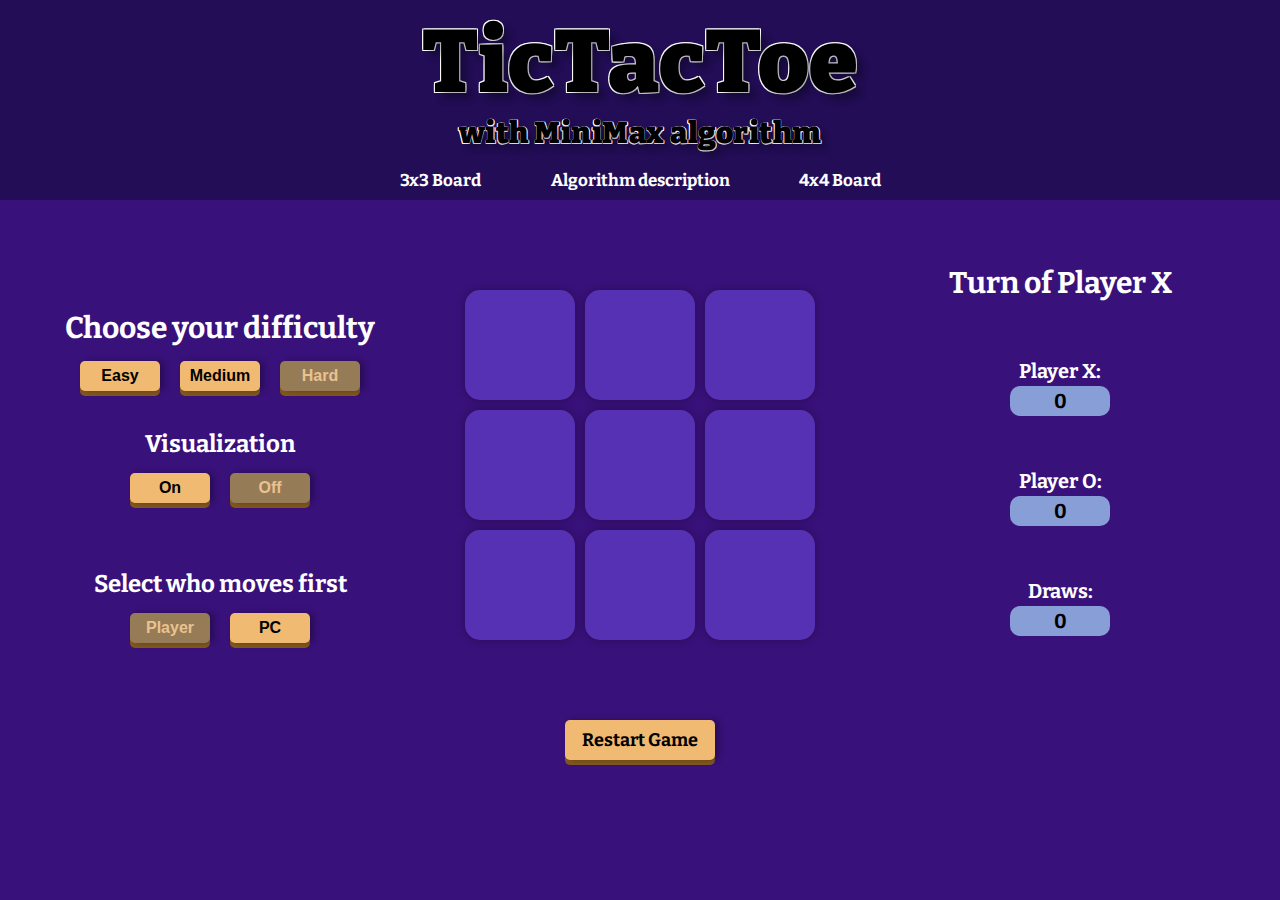
<file: index.html>
<!DOCTYPE html>
<html lang="en">
<head>
    <meta charset="UTF-8">
    <title>TicTacToe with MiniMax algorithm</title>
    <link rel="stylesheet" href="styles/game.css">
    <link rel="stylesheet" href="styles/background_header.css">
    <link rel="stylesheet" href="styles/buttons.css">

    <link rel="preconnect" href="https://fonts.googleapis.com">
    <link rel="preconnect" href="https://fonts.gstatic.com" crossorigin>
    <link href="https://fonts.googleapis.com/css2?family=Bitter:ital,wght@0,100..900;1,100..900&display=swap" rel="stylesheet">
    <link href="https://fonts.googleapis.com/css2?family=Roboto:wght@400;900&display=swap" rel="stylesheet">

    <script src="scripts/gameLogic.js" defer></script>
    <script src="scripts/algorithm.js" defer></script>
    <script src="scripts/buttons.js" defer></script>
</head>

<body>
    <div class="logo">
        <header>
            <a href="">
                <p class="main-title">TicTacToe</p>
                <p class="sub-title">with MiniMax algorithm</p>
            </a>
        </header>
    </div>
    <div class="menu">
        <div class="menuOption" id="option3x3" onclick="location.href='index.html';">3x3 Board</div>
        <div class="menuOption" id="optionDescrytpion" onclick="location.href='description.html';">Algorithm description</div>
        <div class="menuOption" id="option4x4" onclick="location.href='game4x4.html';">4x4 Board</div>
    </div>
    <div class="container">
        <div class="difficultyContainer">
            Choose your difficulty
            <div class="buttonRow">
                <div class="easyShadow">
                    <button class="sideButton" id="easy">Easy</button>
                    <div class="diffShadow"></div>
                </div>
                <div class="mediumShadow">
                    <button class="sideButton" id="medium">Medium</button>
                    <div class="diffShadow"></div>
                </div>
                <div class="hardShadow">
                    <button class="sideButton" id="hard">Hard</button>
                    <div class="diffShadow"></div>
                </div>
            </div>
        </div>
        <div class="visualizationContainer">
            Visualization
            <div class="buttonRow">
                <div class="onShadow">
                    <button class="sideButton" id="on">On</button>
                    <div class="diffShadow"></div>
                </div>
                <div class="offShadow">
                    <button class="sideButton" id="off">Off</button>
                    <div class="diffShadow"></div>
                </div>
            </div>
            <div class="buttonRow" id="speedRow">
                <div class="slowSpeed">
                    <button class="sideButton" id="slow">Slow</button>
                    <div class="diffShadow"></div>
                </div>
                <div class="normalSpeed">
                    <button class="sideButton" id="normal">Normal</button>
                    <div class="diffShadow"></div>
                </div>
                <div class="fastSpeed">
                    <button class="sideButton" id="fast">Fast</button>
                    <div class="diffShadow"></div>
                </div>
            </div>
        </div>
        <div class="moveSelectContainer">
            Select who moves first
            <div class="buttonRow">
                <div class="playerMove">
                    <button class="sideButton" id="playerButton">Player</button>
                    <div class="diffShadow"></div>
                </div>
                <div class="pcMove">
                    <button class="sideButton" id="pcButton">PC</button>
                    <div class="diffShadow"></div>
                </div>
            </div>
            <div class="buttonRow" id="startGameRow">
                <div class="startShadow">
                    <button class="sideButton" id="startGameButton" onclick="startGame()">Start</button>
                    <div class="diffShadow"></div>
                </div>
            </div>
        </div>
        <div class="gameContainer" id="gameContainer3x3">
            <div class="board" id="board3x3">
                <div class="field" data-index="0"></div>
                <div class="field" data-index="1"></div>
                <div class="field" data-index="2"></div>
                <div class="field" data-index="3"></div>
                <div class="field" data-index="4"></div>
                <div class="field" data-index="5"></div>
                <div class="field" data-index="6"></div>
                <div class="field" data-index="7"></div>
                <div class="field" data-index="8"></div>
            </div>
            <div class="restartButton" id="restartButton3x3">
                <button id="restart" onclick="restartGame()">Restart Game</button>
                <div class="restartShadow"></div>
            </div>
        </div>
        <div class="scoreContainer">
            <div class="status" id="status">Turn of Player X</div>
            <div class="scoreText">Player X:</div>
            <div class="score" id="playerX">0</div>
            <div class="scoreText">Player O:</div>
            <div class="score" id="playerO">0</div>
            <div class="scoreText">Draws:</div>
            <div class="score" id="draws">0</div>
        </div>
    </div>
</body>
</html>
</file>
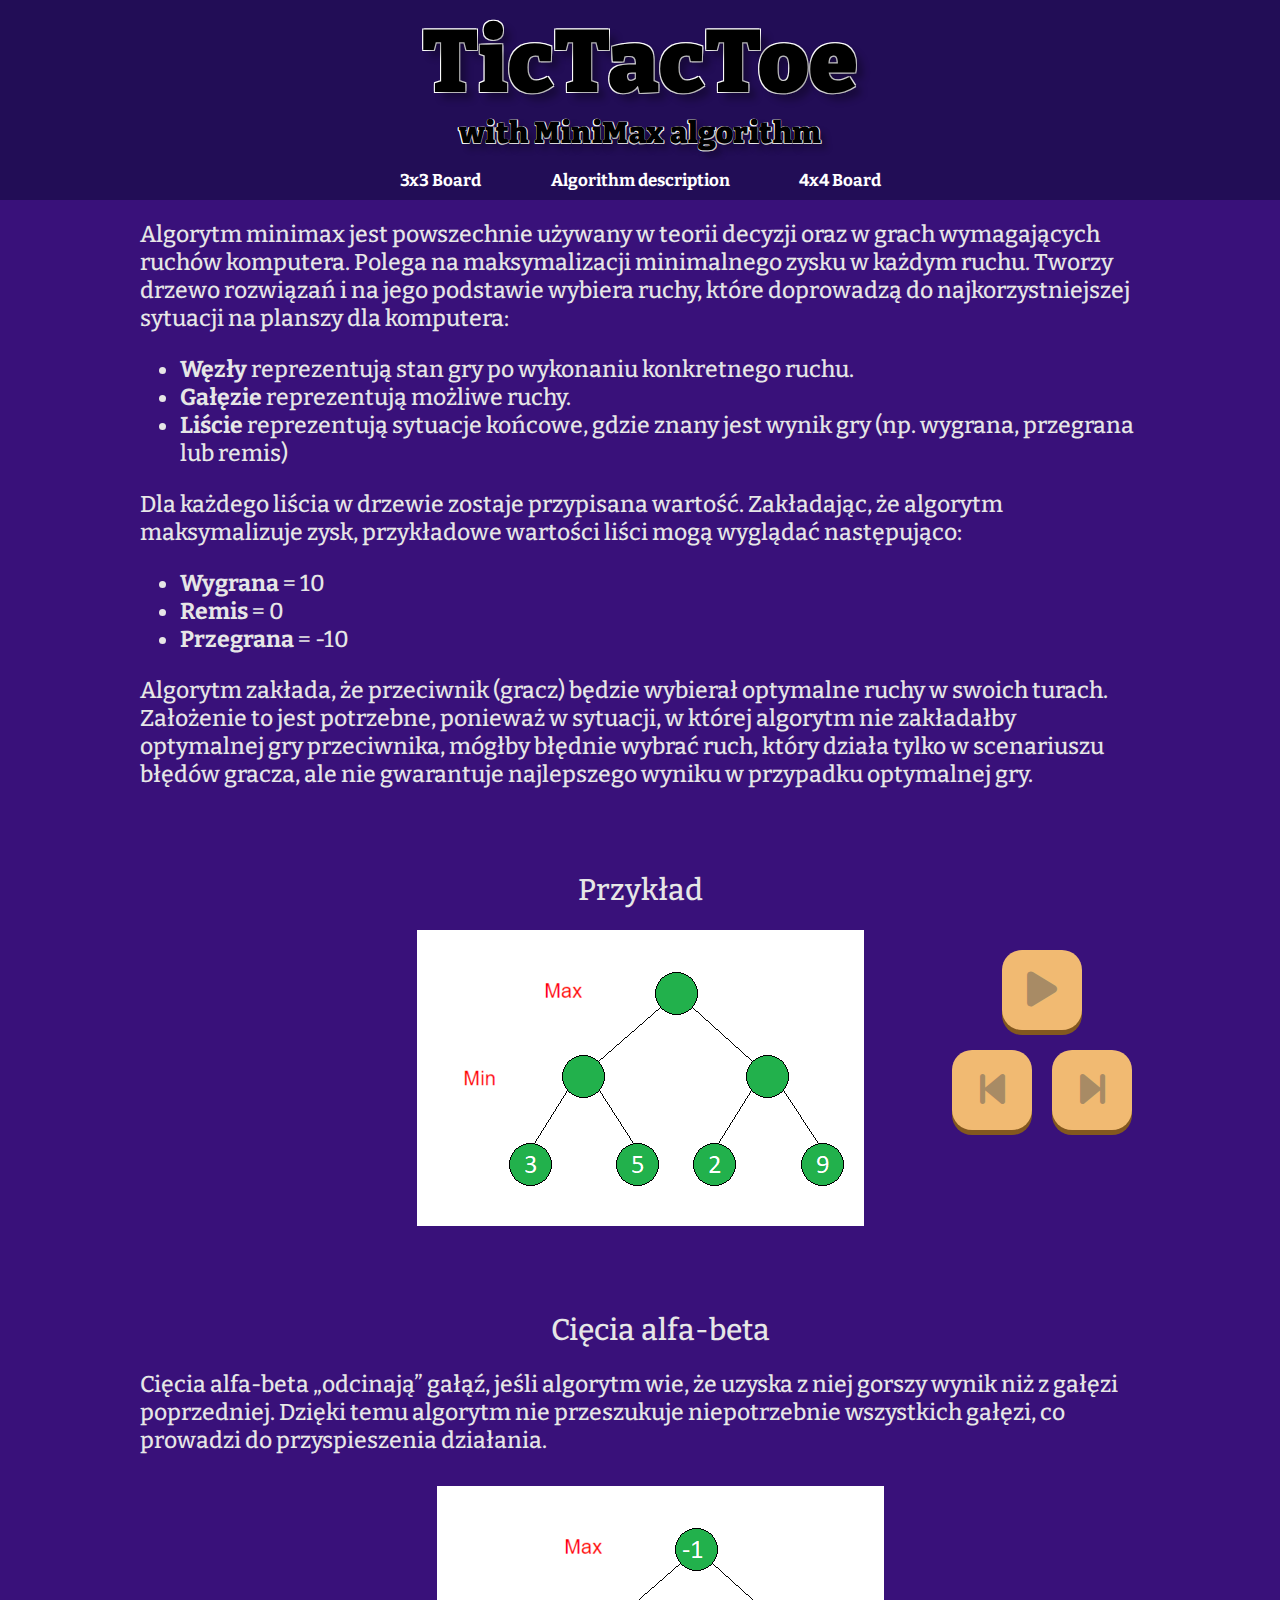
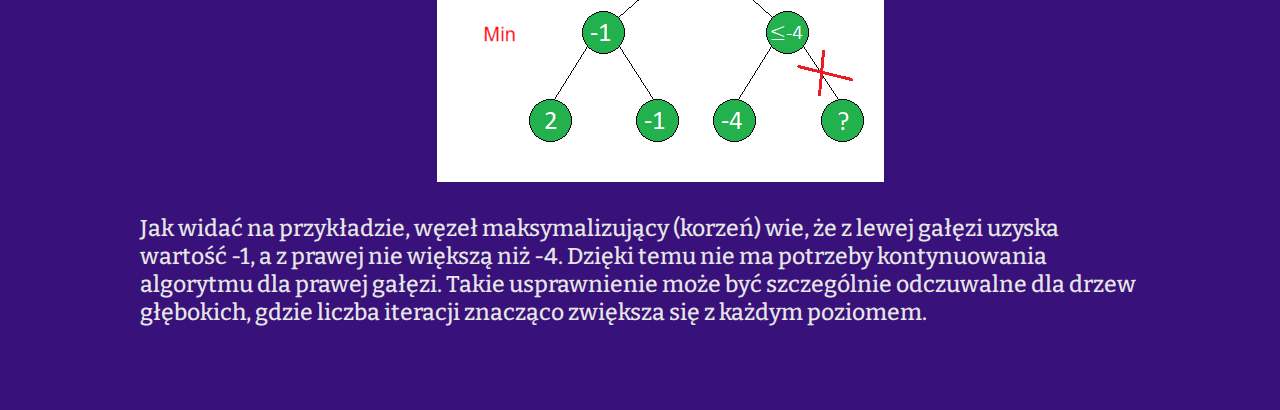
<file: description.html>
<!DOCTYPE html>
<html lang="en">
<head>
    <meta charset="UTF-8">
    <title>TicTacToe with MiniMax algorithm</title>
    <link rel="stylesheet" href="styles/description.css">
    <link rel="stylesheet" href="styles/background_header.css">
    <link rel="stylesheet" href="styles/buttons.css">

    <link rel="preconnect" href="https://fonts.googleapis.com">
    <link rel="preconnect" href="https://fonts.gstatic.com" crossorigin>
    <link href="https://fonts.googleapis.com/css2?family=Bitter:ital,wght@0,100..900;1,100..900&display=swap" rel="stylesheet">
    <link href="https://fonts.googleapis.com/css2?family=Roboto:wght@400;900&display=swap" rel="stylesheet">
    <link href="https://cdnjs.cloudflare.com/ajax/libs/font-awesome/6.5.0/css/all.min.css" rel="stylesheet">

    <script src="scripts/buttons.js" defer></script>
    <script src="scripts/exampleAnimation.js" defer></script>
</head>

<body>
    <div class="logo">
        <header>
            <a href="">
                <p class="main-title">TicTacToe</p>
                <p class="sub-title">with MiniMax algorithm</p>
            </a>
        </header>
    </div>
    <div class="menu">
        <div class="menuOption" id="option3x3" onclick="location.href='index.html';">3x3 Board</div>
        <div class="menuOption" id="optionDescrytpion" onclick="location.href='description.html';">Algorithm description</div>
        <div class="menuOption" id="option4x4" onclick="location.href='game4x4.html';">4x4 Board</div>
    </div>
    <div class="container">
        <div class="descriptionContainer">
            Algorytm minimax jest powszechnie używany w teorii decyzji oraz w grach wymagających ruchów komputera. 
            Polega na maksymalizacji minimalnego zysku w każdym ruchu.
            Tworzy drzewo rozwiązań i na jego 
            podstawie wybiera ruchy, które doprowadzą do najkorzystniejszej sytuacji na planszy dla komputera:
            <br/>
            <ul>
                <li><strong>Węzły</strong> reprezentują stan gry po wykonaniu konkretnego ruchu.</li>
                <li><strong>Gałęzie</strong> reprezentują możliwe ruchy.</li>
                <li><strong>Liście</strong> reprezentują sytuacje końcowe, gdzie znany jest wynik gry (np. wygrana, przegrana lub remis)</li>
            </ul>
            Dla każdego liścia w drzewie zostaje przypisana wartość. Zakładając, że algorytm maksymalizuje zysk, przykładowe wartości liści mogą wyglądać następująco:
            <br>
            <ul>
                <li><strong>Wygrana</strong> = 10</li>
                <li><strong>Remis</strong> = 0</li>
                <li><strong>Przegrana</strong> = -10</li>
            </ul>
            Algorytm zakłada, że przeciwnik (gracz) będzie wybierał optymalne ruchy w swoich turach. <br>
            Założenie to jest potrzebne, ponieważ w sytuacji, w której algorytm nie zakładałby optymalnej gry przeciwnika,
            mógłby błędnie wybrać ruch, który działa tylko w scenariuszu błędów gracza,
            ale nie gwarantuje najlepszego wyniku w przypadku optymalnej gry.
        </div>
        <div class="example">
            <div class="exampleText">Przykład</div>
            <div class="exampleGIF">
                <div class="imageContainer">
                    <img src="images/minmaxv1.png" class="image">
                    <img src="images/minmaxv2.png" class="image">
                    <img src="images/minmaxv3.png" class="image">
                    <img src="images/minmaxv4.png" class="image">
                </div>
                <div class="playShadow">
                    <button class="exampleButton" id="playButton"><i class="fa-solid fa-play"></i></button>
                    <div class="shadow"></div>
                </div>
                <div class="previousShadow">
                    <button class="exampleButton" id="previousButton"><i class="fa-solid fa-backward-step"></i></button>
                    <div class="shadow"></div>
                </div>
                <div class="nextShadow">
                    <button class="exampleButton" id="nextButton"><i class="fa-solid fa-forward-step"></i></button>
                    <div class="shadow"></div>
                </div>
            </div>
        </div>
        <div class="alphaBetaExample">
            <div class="ABText">Cięcia alfa-beta</div>
            Cięcia alfa-beta „odcinają” gałąź, jeśli algorytm wie, że uzyska z niej gorszy wynik niż z gałęzi poprzedniej. 
            Dzięki temu algorytm nie przeszukuje niepotrzebnie wszystkich gałęzi, co prowadzi do przyspieszenia działania.
            <div class="ABImage">
                <img src="images/alfaBeta.png">
            </div>
            Jak widać na przykładzie, węzeł maksymalizujący (korzeń) wie, że z lewej gałęzi uzyska wartość -1, a z prawej nie większą niż -4.
            Dzięki temu nie ma potrzeby kontynuowania algorytmu dla prawej gałęzi. 
            Takie usprawnienie może być szczególnie odczuwalne dla drzew głębokich, 
            gdzie liczba iteracji znacząco zwiększa się z każdym poziomem.
        </div>
    </div>
</body>
</html>
</file>
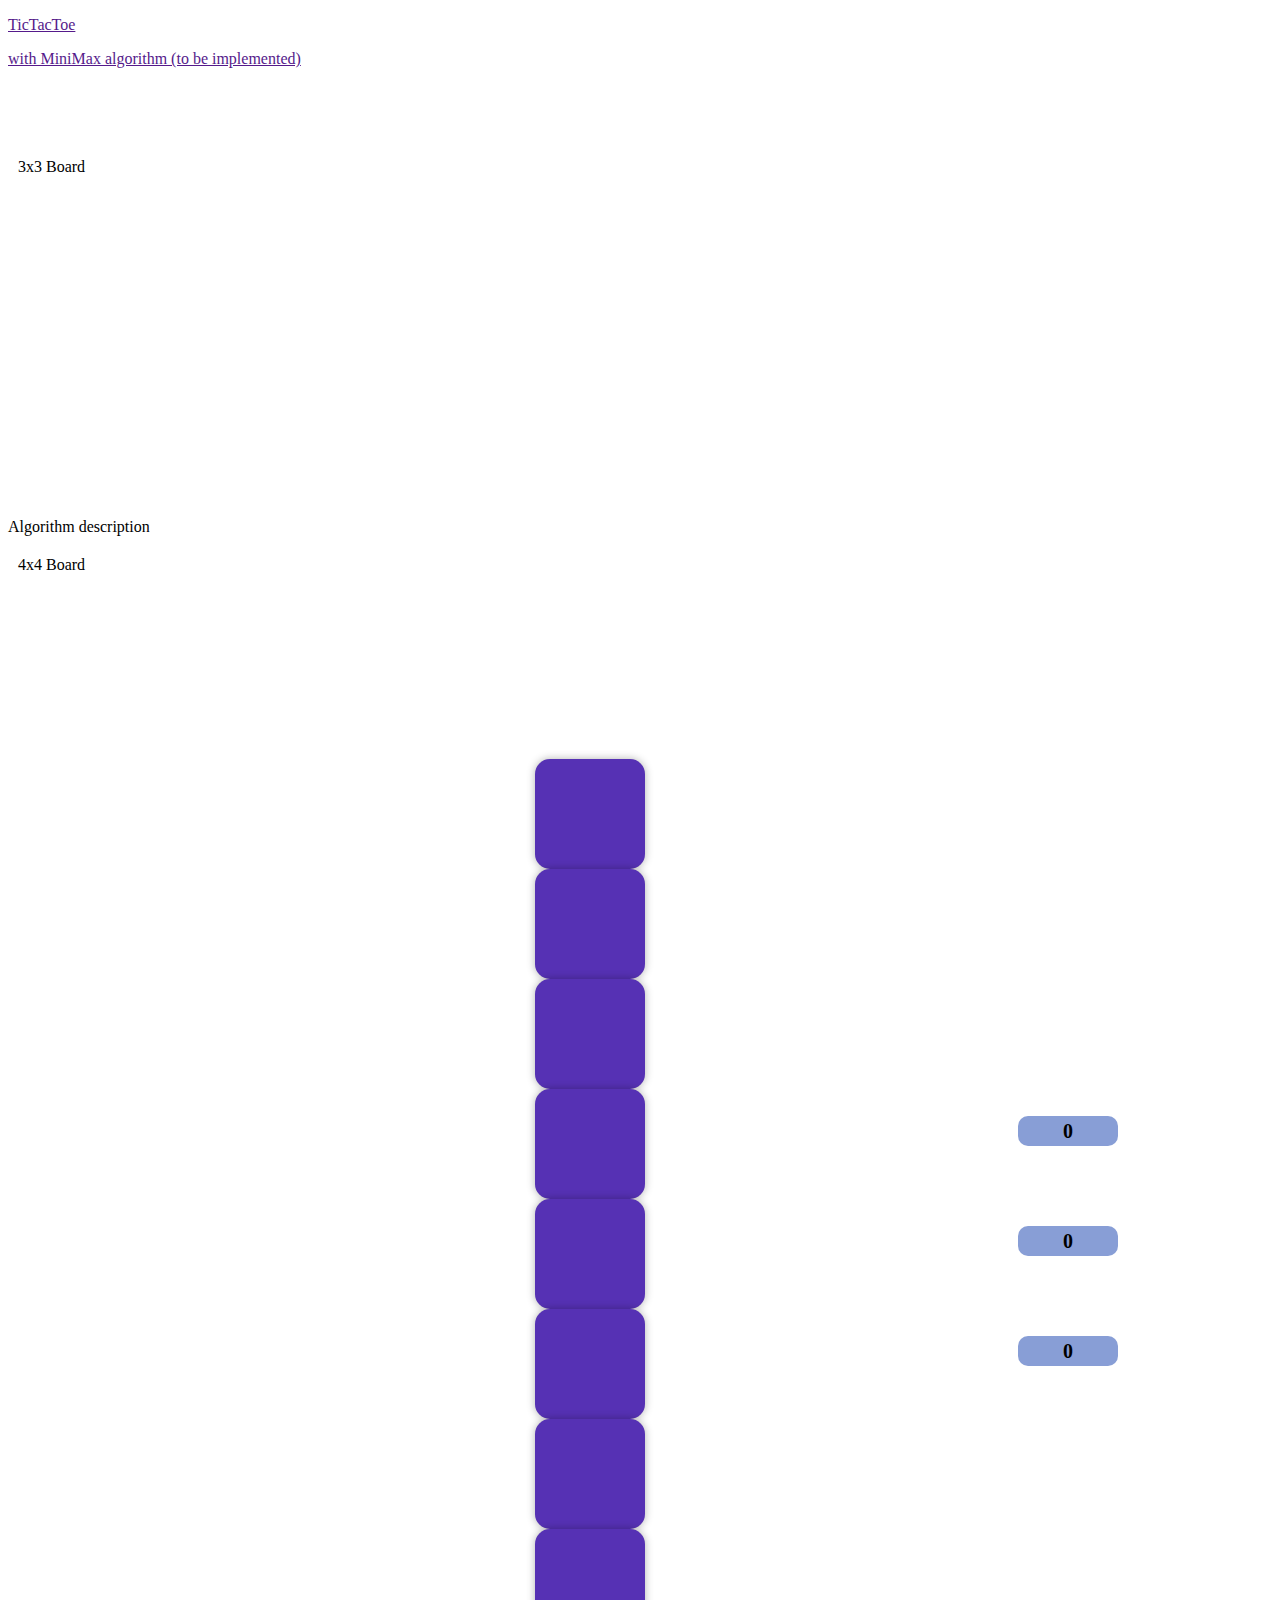
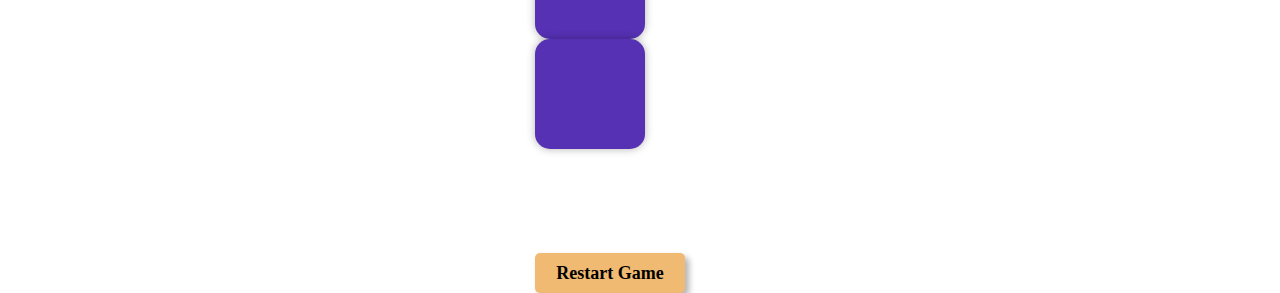
<file: game.html>
<!DOCTYPE html>
<html lang="en">
<head>
    <meta charset="UTF-8">
    <title>TicTacToe with MiniMax algorithm</title>
    <link rel="stylesheet" href="game.css">

    <link rel="preconnect" href="https://fonts.googleapis.com">
    <link rel="preconnect" href="https://fonts.gstatic.com" crossorigin>
    <link href="https://fonts.googleapis.com/css2?family=Bitter:ital,wght@0,100..900;1,100..900&display=swap" rel="stylesheet">
    <link href="https://fonts.googleapis.com/css2?family=Roboto:wght@400;900&display=swap" rel="stylesheet">

    <script src="gameLogic.js" defer></script>
</head>

<body>
    <div class="logo">
            <header>
            <a href="">
                <p class="main-title">TicTacToe</p>
                <p class="sub-title">with MiniMax algorithm (to be implemented)</p>
            </a>
            </header>
        <div class="menu">
            <div class="menuOption" id="board3x3">3x3 Board</div>
            <div class="menuOption" id="description">Algorithm description</div>
            <div class="menuOption" id="board4x4">4x4 Board</div>
        </div>
    </div>
    <div class="container">
        <div class="gameContainer">
            <div class="board" id="gameBoard">
                <div class="field" data-index="0"></div>
                <div class="field" data-index="1"></div>
                <div class="field" data-index="2"></div>
                <div class="field" data-index="3"></div>
                <div class="field" data-index="4"></div>
                <div class="field" data-index="5"></div>
                <div class="field" data-index="6"></div>
                <div class="field" data-index="7"></div>
                <div class="field" data-index="8"></div>
            </div>
            <div class="status" id="status">Turn of Player X</div>
            <button id="restart" onclick="restartGame()">Restart Game</button>
        </div>
        <div class="scoreContainer">
            <div class="scoreText">Player X:</div>
            <div class="score" id="playerX">0</div>
            <div class="scoreText">Player O:</div>
            <div class="score" id="playerO">0</div>
            <div class="scoreText">Draws:</div>
            <div class="score" id="draws">0</div>
        </div>
    </div>
</body>
</html>
</file>
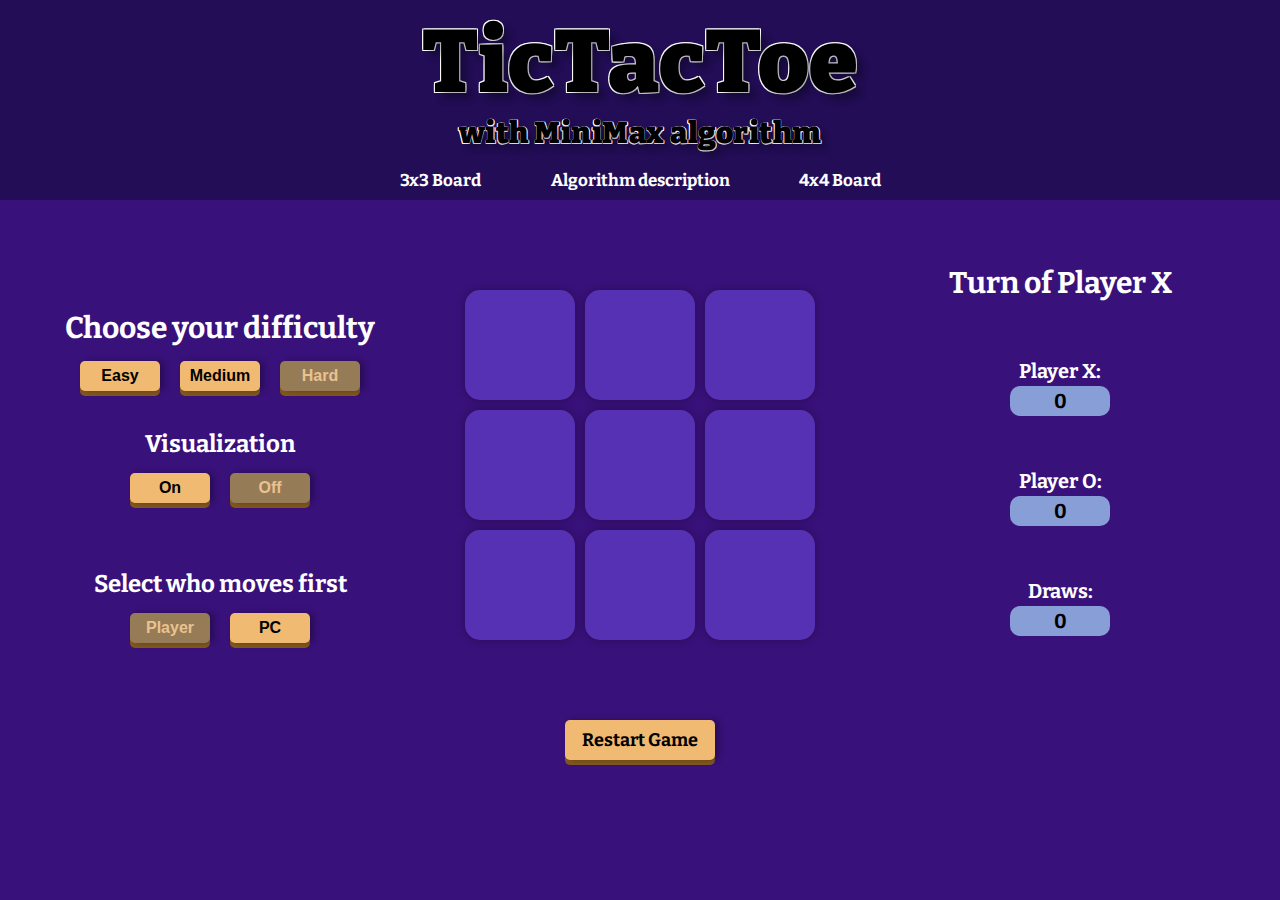
<file: game3x3.html>
<!DOCTYPE html>
<html lang="en">
<head>
    <meta charset="UTF-8">
    <title>TicTacToe with MiniMax algorithm</title>
    <link rel="stylesheet" href="styles/game.css">
    <link rel="stylesheet" href="styles/background_header.css">
    <link rel="stylesheet" href="styles/buttons.css">

    <link rel="preconnect" href="https://fonts.googleapis.com">
    <link rel="preconnect" href="https://fonts.gstatic.com" crossorigin>
    <link href="https://fonts.googleapis.com/css2?family=Bitter:ital,wght@0,100..900;1,100..900&display=swap" rel="stylesheet">
    <link href="https://fonts.googleapis.com/css2?family=Roboto:wght@400;900&display=swap" rel="stylesheet">

    <script src="scripts/gameLogic.js" defer></script>
    <script src="scripts/algorithm.js" defer></script>
    <script src="scripts/buttons.js" defer></script>
</head>

<body>
    <div class="logo">
        <header>
            <a href="">
                <p class="main-title">TicTacToe</p>
                <p class="sub-title">with MiniMax algorithm</p>
            </a>
        </header>
    </div>
    <div class="menu">
        <div class="menuOption" id="option3x3" onclick="location.href='game3x3.html';">3x3 Board</div>
        <div class="menuOption" id="optionDescrytpion" onclick="location.href='description.html';">Algorithm description</div>
        <div class="menuOption" id="option4x4" onclick="location.href='game4x4.html';">4x4 Board</div>
    </div>
    <div class="container">
        <div class="difficultyContainer">
            Choose your difficulty
            <div class="buttonRow">
                <div class="easyShadow">
                    <button class="sideButton" id="easy">Easy</button>
                    <div class="diffShadow"></div>
                </div>
                <div class="mediumShadow">
                    <button class="sideButton" id="medium">Medium</button>
                    <div class="diffShadow"></div>
                </div>
                <div class="hardShadow">
                    <button class="sideButton" id="hard">Hard</button>
                    <div class="diffShadow"></div>
                </div>
            </div>
        </div>
        <div class="visualizationContainer">
            Visualization
            <div class="buttonRow">
                <div class="onShadow">
                    <button class="sideButton" id="on">On</button>
                    <div class="diffShadow"></div>
                </div>
                <div class="offShadow">
                    <button class="sideButton" id="off">Off</button>
                    <div class="diffShadow"></div>
                </div>
            </div>
            <div class="buttonRow" id="speedRow">
                <div class="slowSpeed">
                    <button class="sideButton" id="slow">Slow</button>
                    <div class="diffShadow"></div>
                </div>
                <div class="normalSpeed">
                    <button class="sideButton" id="normal">Normal</button>
                    <div class="diffShadow"></div>
                </div>
                <div class="fastSpeed">
                    <button class="sideButton" id="fast">Fast</button>
                    <div class="diffShadow"></div>
                </div>
            </div>
        </div>
        <div class="moveSelectContainer">
            Select who moves first
            <div class="buttonRow">
                <div class="playerMove">
                    <button class="sideButton" id="playerButton">Player</button>
                    <div class="diffShadow"></div>
                </div>
                <div class="pcMove">
                    <button class="sideButton" id="pcButton">PC</button>
                    <div class="diffShadow"></div>
                </div>
            </div>
            <div class="buttonRow" id="startGameRow">
                <div class="startShadow">
                    <button class="sideButton" id="startGameButton" onclick="startGame()">Start</button>
                    <div class="diffShadow"></div>
                </div>
            </div>
        </div>
        <div class="gameContainer" id="gameContainer3x3">
            <div class="board" id="board3x3">
                <div class="field" data-index="0"></div>
                <div class="field" data-index="1"></div>
                <div class="field" data-index="2"></div>
                <div class="field" data-index="3"></div>
                <div class="field" data-index="4"></div>
                <div class="field" data-index="5"></div>
                <div class="field" data-index="6"></div>
                <div class="field" data-index="7"></div>
                <div class="field" data-index="8"></div>
            </div>
            <div class="restartButton" id="restartButton3x3">
                <button id="restart" onclick="restartGame()">Restart Game</button>
                <div class="restartShadow"></div>
            </div>
        </div>
        <div class="scoreContainer">
            <div class="status" id="status">Turn of Player X</div>
            <div class="scoreText">Player X:</div>
            <div class="score" id="playerX">0</div>
            <div class="scoreText">Player O:</div>
            <div class="score" id="playerO">0</div>
            <div class="scoreText">Draws:</div>
            <div class="score" id="draws">0</div>
        </div>
    </div>
</body>
</html>
</file>
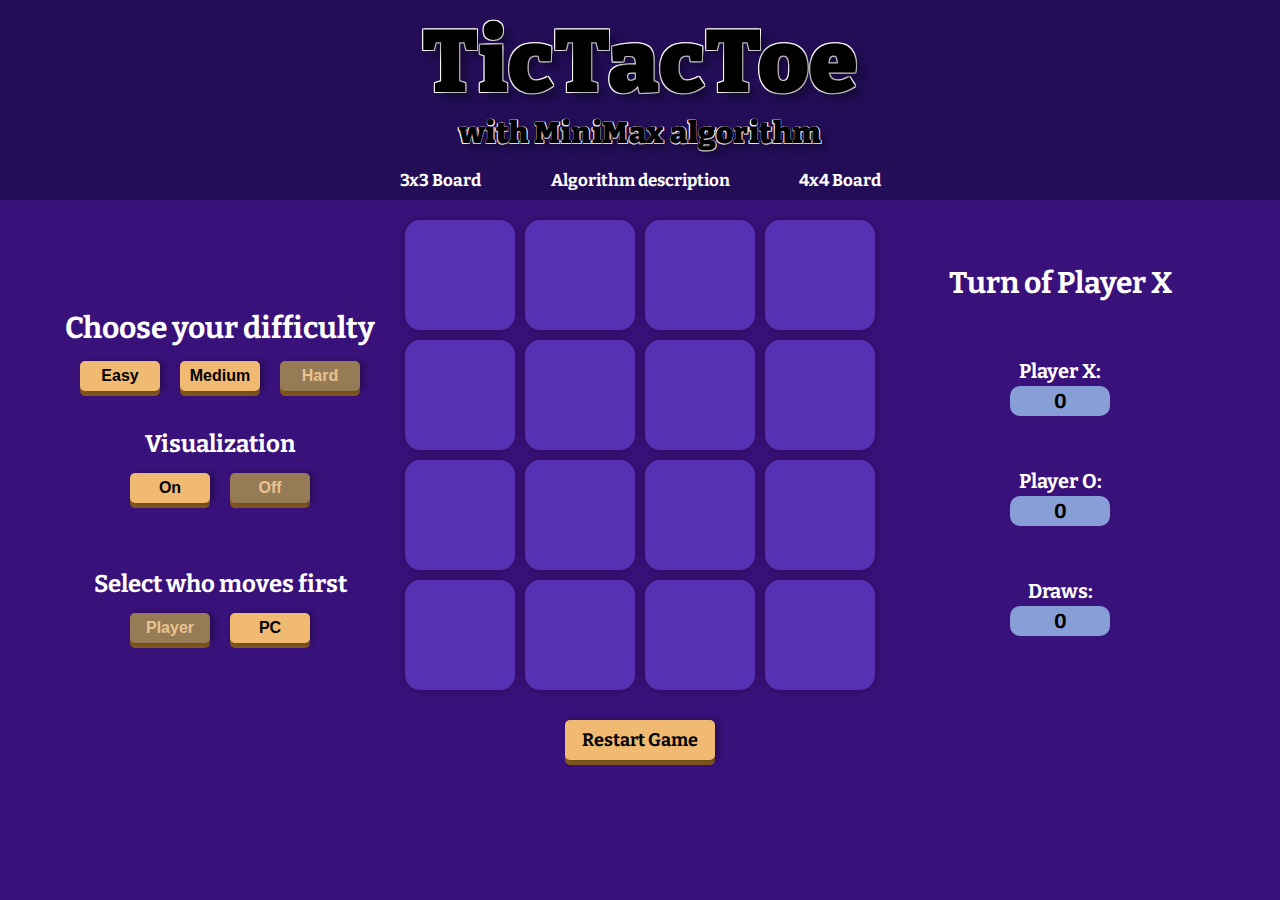
<file: game4x4.html>
<!DOCTYPE html>
<html lang="en">
<head>
    <meta charset="UTF-8">
    <title>TicTacToe with MiniMax algorithm</title>
    <link rel="stylesheet" href="styles/game.css">
    <link rel="stylesheet" href="styles/background_header.css">
    <link rel="stylesheet" href="styles/buttons.css">

    <link rel="preconnect" href="https://fonts.googleapis.com">
    <link rel="preconnect" href="https://fonts.gstatic.com" crossorigin>
    <link href="https://fonts.googleapis.com/css2?family=Bitter:ital,wght@0,100..900;1,100..900&display=swap" rel="stylesheet">
    <link href="https://fonts.googleapis.com/css2?family=Roboto:wght@400;900&display=swap" rel="stylesheet">

    <script src="scripts/gameLogic.js" defer></script>
    <script src="scripts/algorithm.js" defer></script>
    <script src="scripts/buttons.js" defer></script>
</head>

<body>
    <div class="logo">
        <header>
            <a href="">
                <p class="main-title">TicTacToe</p>
                <p class="sub-title">with MiniMax algorithm</p>
            </a>
        </header>
    </div>
    <div class="menu">
        <div class="menuOption" id="option3x3" onclick="location.href='index.html';">3x3 Board</div>
        <div class="menuOption" id="optionDescrytpion" onclick="location.href='description.html';">Algorithm description</div>
        <div class="menuOption" id="option4x4" onclick="location.href='game4x4.html';">4x4 Board</div>
    </div>
    <div class="container">
        <div class="difficultyContainer">
            Choose your difficulty
            <div class="buttonRow">
                <div class="easyShadow">
                    <button class="sideButton" id="easy">Easy</button>
                    <div class="diffShadow"></div>
                </div>
                <div class="mediumShadow">
                    <button class="sideButton" id="medium">Medium</button>
                    <div class="diffShadow"></div>
                </div>
                <div class="hardShadow">
                    <button class="sideButton" id="hard">Hard</button>
                    <div class="diffShadow"></div>
                </div>
            </div>
        </div>
        <div class="visualizationContainer">
            Visualization
            <div class="buttonRow">
                <div class="onShadow">
                    <button class="sideButton" id="on">On</button>
                    <div class="diffShadow"></div>
                </div>
                <div class="offShadow">
                    <button class="sideButton" id="off">Off</button>
                    <div class="diffShadow"></div>
                </div>
            </div>
            <div class="buttonRow" id="speedRow">
                <div class="slowSpeed">
                    <button class="sideButton" id="slow">Slow</button>
                    <div class="diffShadow"></div>
                </div>
                <div class="normalSpeed">
                    <button class="sideButton" id="normal">Normal</button>
                    <div class="diffShadow"></div>
                </div>
                <div class="fastSpeed">
                    <button class="sideButton" id="fast">Fast</button>
                    <div class="diffShadow"></div>
                </div>
            </div>
        </div>
        <div class="moveSelectContainer">
            Select who moves first
            <div class="buttonRow">
                <div class="playerMove">
                    <button class="sideButton" id="playerButton">Player</button>
                    <div class="diffShadow"></div>
                </div>
                <div class="pcMove">
                    <button class="sideButton" id="pcButton">PC</button>
                    <div class="diffShadow"></div>
                </div>
            </div>
            <div class="buttonRow" id="startGameRow">
                <div class="startShadow">
                    <button class="sideButton" id="startGameButton" onclick="startGame()">Start</button>
                    <div class="diffShadow"></div>
                </div>
            </div>
        </div>
        <div class="gameContainer" id="gameContainer4x4">
            <div class="board" id="board4x4">
                <div class="field" data-index="0"></div>
                <div class="field" data-index="1"></div>
                <div class="field" data-index="2"></div>
                <div class="field" data-index="3"></div>
                <div class="field" data-index="4"></div>
                <div class="field" data-index="5"></div>
                <div class="field" data-index="6"></div>
                <div class="field" data-index="7"></div>
                <div class="field" data-index="8"></div>
                <div class="field" data-index="9"></div>
                <div class="field" data-index="10"></div>
                <div class="field" data-index="11"></div>
                <div class="field" data-index="12"></div>
                <div class="field" data-index="13"></div>
                <div class="field" data-index="14"></div>
                <div class="field" data-index="15"></div>
            </div>
            <div class="restartButton" id="restartButton4x4">
                <button id="restart" onclick="restartGame()">Restart Game</button>
                <div class="restartShadow"></div>
            </div>
        </div>
        <div class="scoreContainer">
            <div class="status" id="status">Turn of Player X</div>
            <div class="scoreText">Player X:</div>
            <div class="score" id="playerX">0</div>
            <div class="scoreText">Player O:</div>
            <div class="score" id="playerO">0</div>
            <div class="scoreText">Draws:</div>
            <div class="score" id="draws">0</div>
        </div>
    </div>
</body>
</html>
</file>
<file: styles/game.css>
.container {
    display: flex;
    position: relative;
    width: 100vw;
    height: 580px; 
    justify-content: center;
    align-items: center;

}

.scoreContainer {
    position: absolute;
    top: 0;
    left: 50%;
    transform: translateX(300px);
    width: 240px;
    height: 580px;
    display: flex;
    flex-direction: column;
    align-items: center;
}

.difficultyContainer {
    position: absolute;
    top: 0;
    left: 50%;
    transform: translateX(-580px);
    width: 320px;
    height: 100px;
    text-align: center;
    font-size: 30px;
    font-weight: 700;
    margin-top: 110px;
    color: white;
}

.visualizationContainer {
    position: absolute;
    top: 0;
    left: 50%;
    transform: translateX(-580px);
    width: 320px;
    height: 100px;
    text-align: center;
    font-size: 24px;
    font-weight: 700;
    margin-top: 230px;
    color: white;
}

.moveSelectContainer {
    position: absolute;
    top: 0;
    left: 50%;
    transform: translateX(-580px);
    width: 320px;
    height: 100px;
    text-align: center;
    font-size: 24px;
    font-weight: 700;
    margin-top: 370px;
    color: white;
}

.status {
    text-align: center;
    font-size: 30px;
    font-weight: 700;
    padding: 5px;
    margin-top: 60px;
    color: white;
}

.scoreText {
    width: 100px;
    height: 30px;
    color: white;
    display: flex;
    align-items: center;
    justify-content: center;
    font-size: 20px;
    font-weight: 700;
    margin-top: 50px;
}

.score {
    width: 100px;
    height: 30px;
    font-size: 20px;
    font-weight: 700;
    background-color: rgb(136, 158, 214);
    border-radius: 10px;
    display: flex;
    align-items: center;
    justify-content: center;
}

#gameContainer3x3 {
    position: relative;
    width: 400px;
    height: 580px;
    display: flex;
    flex-direction: column;
    align-items: center;
}

#board3x3 {
    margin-top: 80px;
    height: 370px;
    width: 370px;
    display: grid;
    grid-template-columns: repeat(3, 110px);
    grid-template-rows: repeat(3, 110px);
    justify-content: center;
    align-content: center;
    gap: 10px;
}

#gameContainer4x4 {
    position: relative;
    width: 520px;
    height: 580px;
    display: flex;
    flex-direction: column;
    align-items: center;
}

#board4x4 {
    margin-top: 10px;
    height: 490px;
    width: 490px;
    display: grid;
    grid-template-columns: repeat(4, 110px);
    grid-template-rows: repeat(4, 110px);
    justify-content: center;
    align-content: center;
    gap: 10px;
}

.field {
    height: 110px;
    width: 110px;
    display: flex;
    justify-content: center;
    align-items: center;
    background-color: rgb(86, 49, 180);
    border-radius: 15px;
    transition: 0.2s ease-in-out;
    box-shadow: 0 0 8px rgba(0, 0, 0, 0.3);
    font-family: "Roboto";
    font-size: 60px;
    font-weight: bold;
}

.field:hover{
    background-color: rgb(77, 44, 162);
    cursor: pointer;
    transform: scale(1.05);
    box-shadow: 0 0 12px rgba(0, 0, 0, 0.3);
}

@keyframes clickAnimation {
    0% { transform: scale(1.05); }
    50% { transform: scale(0.95); }
    100% { transform: scale(1); }
}

.clickAnimation {
    animation: clickAnimation 0.2s ease-in-out;
}

.field.x {
    background-color: rgba(229, 191, 53, 0.5);
}

.field.o {
    background-color: rgba(191, 21, 86, 0.5);
}

.winner {
    background-color: rgb(113, 168, 30) !important;
}

.blank {
    background-color: rgb(34, 13, 86) !important;
}

.x:hover, .o:hover, .winner:hover, .blank:hover {
    transform: none;
    cursor: default;
    box-shadow: 0 0 8px rgba(0, 0, 0, 0.3);
}
</file>
<file: styles/background_header.css>
body {
    background-color: rgb(57, 17, 122);
    display: flex;
    flex-direction: column;
    align-items: center;
    overflow: auto;
    scrollbar-width: none;
    margin: 0;
    font-family: "Bitter", serif;
    font-weight: 300;
}

div {
    /* border: 1px solid white; */
}
/* scrollbar remove */
html {
    -ms-overflow-style: none; /*Internet Explorer 10+ */
    scrollbar-width: none;    /*Firefox */
}
html::-webkit-scrollbar {
    display: none; /*Safari and Chrome */
}

.logo {
    width: 100vw;
    display: flex;
    flex-direction: column;
    align-items: center;
    height: 160px;
    background-color: rgb(34, 13, 86);
}

header {
    width: 100vw;
    text-align: center;
    height: 170px;
}

header a {
    text-decoration: none;
    color: inherit;
}

.menu {
    position: sticky;
    z-index: 100;
    top: 0;
    width: 100vw;
    height: 40px;
    background-color: rgb(34, 13, 86);
    display: flex;
    justify-content: center;
    color: white;
}

.menuOption {
    display: block;
    width: 190px;
    text-align: center;
    padding: 5px;
    display: flex;
    align-items: center;
    justify-content: center;
    font-size: 17px;
    font-weight: 700;
    transition: 0.2s ease-out;
}

.menuOption:hover {
    background-color: rgb(44, 18, 112);
    cursor: pointer;
}

.main-title {
    font-size: 88px;
    font-weight: 900;
    margin-bottom: 0px;
    margin-top: 10px;
    text-shadow: 
    7px 7px 7px rgba(0, 0, 0, 0.3),
    -1px -1px 0 white,
     1px -1px 0 white,
    -1px  1px 0 white,
     1px  1px 0 white;
}

.sub-title {
    margin-top: 0px;
    margin-bottom: 0px;
    font-size: 30px;
    font-weight: 900;
    letter-spacing: 0.5px;
    text-shadow:
    6px 6px 6px rgba(0, 0, 0, 0.3),
    -0.5px -0.5px 0 white,  
    0.5px -0.5px 0 white,
    -0.5px  0.5px 0 white,
    0.5px  0.5px 0 white;
}
</file>
<file: styles/buttons.css>
/* ############## RESTART BUTTON ############## */
.restartButton {
    position: relative;
    height: 45px;
    width: 150px;
}

#restartButton3x3 {
    margin-top: 70px;
}

#restartButton4x4 {
    margin-top: 20px;    
}

.restartShadow {
    position: absolute;
    background-color: rgb(131, 88, 31);
    height: 25px;
    width: 150px;
    top: 20px;
    border-radius: 5px;
}

#restart {
    position: absolute;
    top: 0;
    left: 0;
    z-index: 10;
    width: 150px;
    height: 40px;
    background-color: rgb(241, 186, 114);
    border-radius: 5px;
    font-family: inherit;
    font-weight: 700;
    font-size: 18px;
    border: 0;
    transition: 0.1s ease;
    box-shadow: 4px 0px 6px rgba(0, 0, 0, 0.3);
}

#restart:hover {
    background-color: rgb(213, 154, 78);
    cursor: pointer;
    box-shadow: 0px 0px 6px rgba(0, 0, 0, 0.3);
}

#restart:active {
    top: 5px;
}

/* ############## SIDE BUTTONS ############## */

.buttonRow {
    position: relative;
    height: 50px;
    margin-top: 15px;
}

.sideButton {
    position: absolute;
    top: 0;
    left: 0;
    z-index: 10;
    width: 80px;
    height: 30px;
    color: black;
    font-size: 16px;
    font-weight: 700;
    border-radius: 5px;
    border: 0;
    background-color: rgb(241, 186, 114);
    transition: 0.1s ease;
    box-shadow: 4px 0px 6px rgba(0, 0, 0, 0.3);
}

.sideButton:hover {
    background-color: rgb(213, 154, 78);
    cursor: pointer;
    box-shadow: 0px 0px 6px rgba(0, 0, 0, 0.3);
}

.sideButton:active {
    top: 5px;
}

.sideButton.diffChosen {
    background-color: rgb(150, 123, 87);
    color: rgb(233, 194, 143);
    pointer-events: none;
}

.sideButton.disabled {
    pointer-events: none;
}

.diffShadow {
    position: absolute;
    top: 5px;
    height: 30px;
    width: 80px;
    background-color: rgb(131, 88, 31);
    border-radius: 5px;
}

/* ############## DIFFICULTY BUTTONS ############## */

.easyShadow {
    position: absolute;
    top: 0;
    left: 20px;
    height: 35px;
    width: 80px;
}

.mediumShadow {
    position: absolute;
    top: 0;
    left: 120px;
    height: 35px;
    width: 80px;
}

.hardShadow {
    position: absolute;
    top: 0;
    left: 220px;
    height: 35px;
    width: 80px;
}

/* ############## VISUALIZATION BUTTONS ############## */

.onShadow {
    position: absolute;
    top: 0;
    left: 70px;
    height: 35px;
    width: 80px;
}

.offShadow {
    position: absolute;
    top: 0;
    left: 170px;
    height: 35px;
    width: 80px;
}

#speedRow {
    margin-top: 0;
}

.slowSpeed {
    position: absolute;
    top: 0;
    left: 20px;
    height: 35px;
    width: 80px;
}

.normalSpeed {
    position: absolute;
    top: 0;
    left: 120px;
    height: 35px;
    width: 80px;
}

.fastSpeed {
    position: absolute;
    top: 0;
    left: 220px;
    height: 35px;
    width: 80px;
}

/* ############## MOVE SELECTION BUTTONS ############## */

.playerMove {
    position: absolute;
    top: 0;
    left: 70px;
    height: 35px;
    width: 80px;
}

.pcMove {
    position: absolute;
    top: 0;
    left: 170px;
    height: 35px;
    width: 80px;
}

#startGameRow {
    margin-top: 0;
}

.startShadow {
    position: absolute;
    top: 0;
    left: 120px;
    height: 35px;
    width: 80px;
}

/* ############## DESCRIPTION/EXAMPLE BUTTONS ############## */

.exampleButton {
    position: absolute; 
    top: 0;
    left: 0;
    border-radius: 20px;
    height: 80px;
    width: 80px;
    background-color: rgb(241, 186, 114);
    border: 0px;
    color: rgb(168, 139, 101);
    font-size: 40px;
    transition: 0.1s ease;
}

.exampleButton:hover {
    cursor: pointer;
    color: rgb(103, 118, 255);
}

.exampleButton:active {
    top: 5px;
}

.playShadow {
    position: absolute;
    height: 85px;
    top: 20px;
    transform: translateX(362px);
}

.previousShadow {
    position: absolute;
    height: 85px;
    top: 120px;
    transform: translateX(312px);
}

.nextShadow {
    position: absolute;
    height: 85px;
    top: 120px;
    transform: translateX(412px);
}

.shadow {
    position: absolute;
    background-color: rgb(197, 4, 4);
    top: 5px;
    height: 80px;
    width: 80px;
    border-radius: 20px;
    z-index: -1;
    background-color: rgb(131, 88, 31);
}

.exampleButton.disabled {
    background-color: rgb(150, 123, 87);
    color: rgb(233, 194, 143);
    pointer-events: none;
}
</file>
<file: styles/description.css>
.container {
    display: flex;
    flex-direction: column;
    width: 1040px;
    height: 1810px;
}

.descriptionContainer {
    display: flex;
    flex-direction: column;
    width: 1000px;
    height: 600px;
    padding: 20px;
    color: rgb(230, 230, 230);
    font-size: 23px;
    font-weight: 500;
}

.example {
    display: flex;
    flex-direction: column;
    align-items: center;
    width: 1040px;
    height: 420px;
    overflow: hidden;
}

.exampleText {
    display: flex;
    justify-content: center;
    align-items: center;
    color: rgb(230, 230, 230);
    font-size: 30px;
    font-weight: 500;
    width: 1040px;
    height: 80px;
    padding-top: 10px;
}

.imageContainer {
    position: relative;
    height: 296px;
    width: 447px;
}

.image {
    position: absolute;
    top: 0;
    left: 0;
    width: 100%;
    height: auto;
    opacity: 0;
    transition: opacity 0.4s ease-in-out;
}

.image.active {
    opacity: 1;
}

.exampleGIF {
    position: relative;
    width: 1040px;
    height: 300px;
    display: flex;
    justify-content: center;
}

.alphaBetaExample {
    width: 1000px;
    height: 650px;
    display: flex;
    flex-direction: column;
    color: rgb(230, 230, 230);
    font-size: 23px;
    font-weight: 500;
    padding: 20px;
}

.ABText {
    display: flex;
    justify-content: center;
    align-items: center;
    color: rgb(230, 230, 230);
    font-size: 30px;
    font-weight: 500;
    width: 1040px;
    height: 80px;
    padding-top: 10px;
}

.ABImage {
    display: flex;
    align-items: center;
    justify-content: center;
    width: 1040px;
    height: 300px;
    margin-top: 30px;
    margin-bottom: 30px;
}
</file>
<file: game.css>
.container {
    display: flex;
    position: relative;
    width: 100vw;
    height: 580px; 
    justify-content: center;
    align-items: center;

}

.scoreContainer {
    position: absolute;
    top: 0;
    left: 50%;
    transform: translateX(300px);
    width: 240px;
    height: 580px;
    display: flex;
    flex-direction: column;
    align-items: center;
}

.status {
    text-align: center;
    font-size: 30px;
    font-weight: 700;
    padding: 5px;
    margin-top: 60px;
    color: white;
}

.scoreText {
    width: 100px;
    height: 30px;
    color: white;
    display: flex;
    align-items: center;
    justify-content: center;
    font-size: 20px;
    font-weight: 700;
    margin-top: 50px;
}

.score {
    width: 100px;
    height: 30px;
    font-size: 20px;
    font-weight: 700;
    background-color: rgb(136, 158, 214);
    border-radius: 10px;
    display: flex;
    align-items: center;
    justify-content: center;
}

#gameContainer3x3 {
    position: relative;
    width: 400px;
    height: 580px;
    display: flex;
    flex-direction: column;
    align-items: center;
}

#board3x3 {
    margin-top: 80px;
    height: 370px;
    width: 370px;
    display: grid;
    grid-template-columns: repeat(3, 110px);
    grid-template-rows: repeat(3, 110px);
    justify-content: center;
    align-content: center;
    gap: 10px;
}

#gameContainer4x4 {
    position: relative;
    width: 520px;
    height: 580px;
    display: flex;
    flex-direction: column;
    align-items: center;
}

#board4x4 {
    margin-top: 10px;
    height: 490px;
    width: 490px;
    display: grid;
    grid-template-columns: repeat(4, 110px);
    grid-template-rows: repeat(4, 110px);
    justify-content: center;
    align-content: center;
    gap: 10px;
}

.field {
    height: 110px;
    width: 110px;
    display: flex;
    justify-content: center;
    align-items: center;
    background-color: rgb(86, 49, 180);
    border-radius: 15px;
    transition: 0.2s ease-in-out;
    box-shadow: 0 0 8px rgba(0, 0, 0, 0.3);
    font-family: "Roboto";
    font-size: 60px;
    font-weight: bold;
}

.field:hover{
    background-color: rgb(77, 44, 162);
    cursor: pointer;
    transform: scale(1.05);
    box-shadow: 0 0 12px rgba(0, 0, 0, 0.3);
}

@keyframes clickAnimation {
    0% { transform: scale(1.05); }
    50% { transform: scale(0.95); }
    100% { transform: scale(1); }
}

.clickAnimation {
    animation: clickAnimation 0.2s ease-in-out;
}

.restartButton {
    position: relative;
    height: 45px;
    width: 150px;
}

#restartButton3x3 {
    margin-top: 70px;
}

#restartButton4x4 {
    margin-top: 20px;    
}

.restartShadow {
    position: absolute;
    background-color: rgb(131, 88, 31);
    height: 25px;
    width: 150px;
    top: 20px;
    border-radius: 5px;
}

#restart {
    position: relative;
    z-index: 10;
    width: 150px;
    height: 40px;
    background-color: rgb(241, 186, 114);
    border-radius: 5px;
    font-family: inherit;
    font-weight: 700;
    font-size: 18px;
    border: 0;
    transition: 0.2s ease;
    box-shadow: 4px 4px 6px rgba(0, 0, 0, 0.3);
}

#restart:hover {
    background-color: rgb(213, 154, 78);
    cursor: pointer;
    box-shadow: 0px 0px 6px rgba(0, 0, 0, 0.3);
}

#restart:active {
    top: 5px;
}



.field.x {
    background-color: rgba(229, 191, 53, 0.5);
}

.field.o {
    background-color: rgba(191, 21, 86, 0.5);
}

.winner {
    background-color: rgb(113, 168, 30) !important;
}

.blank {
    background-color: rgb(34, 13, 86) !important;
}

.x:hover, .o:hover, .winner:hover, .blank:hover {
    transform: none;
    cursor: default;
    box-shadow: 0 0 8px rgba(0, 0, 0, 0.3);
}
</file>
